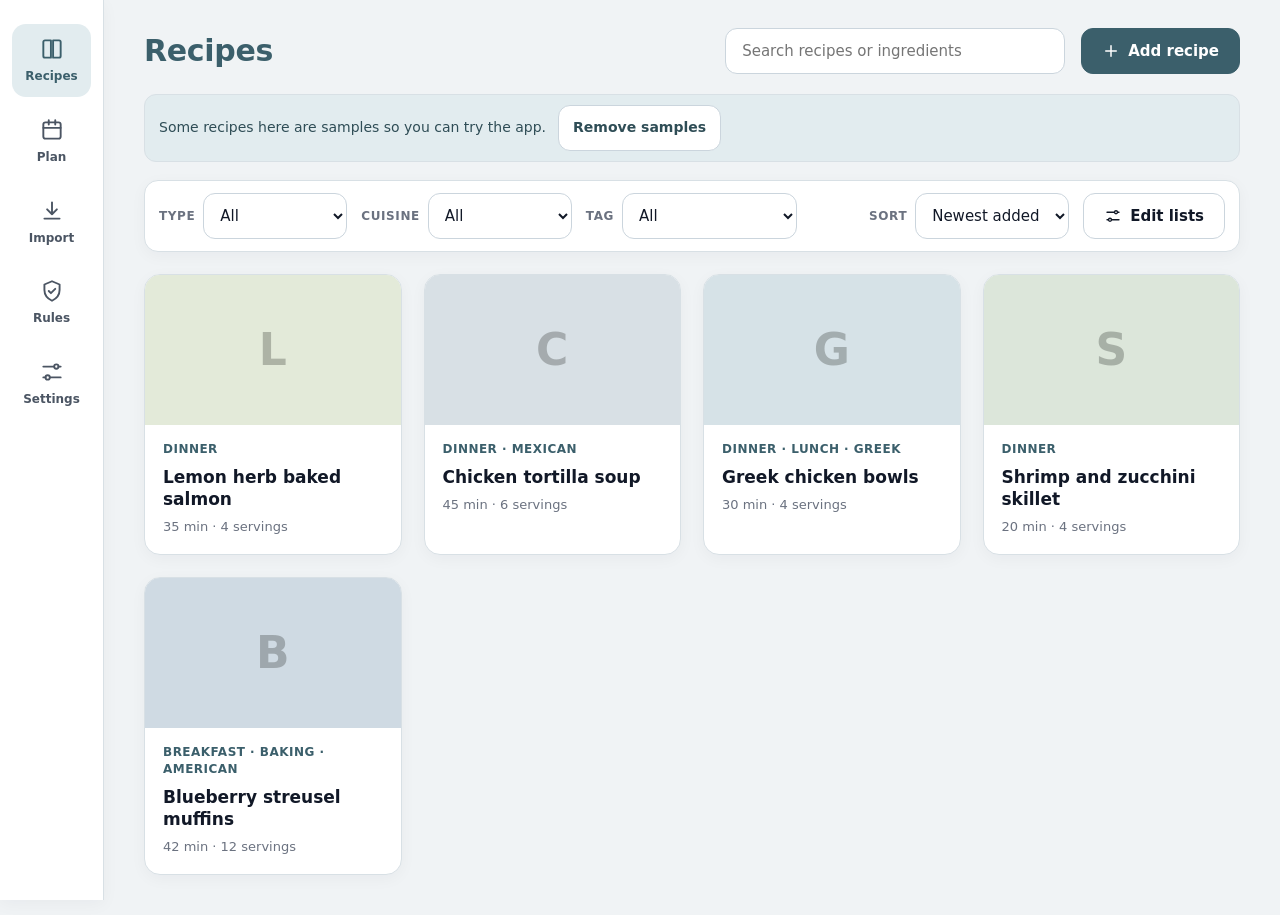
<file: index.html>
<!doctype html>
<html lang="en">
<head>
<meta charset="utf-8">
<meta name="viewport" content="width=device-width, initial-scale=1, viewport-fit=cover">
<meta name="referrer" content="no-referrer">
<title>Recipes</title>
<link rel="stylesheet" href="styles.css?v=33">
</head>
<body>
<div id="app"></div>
<script src="vendor/supabase.js"></script>
<script src="app.js?v=33"></script>
</body>
</html>
</file>
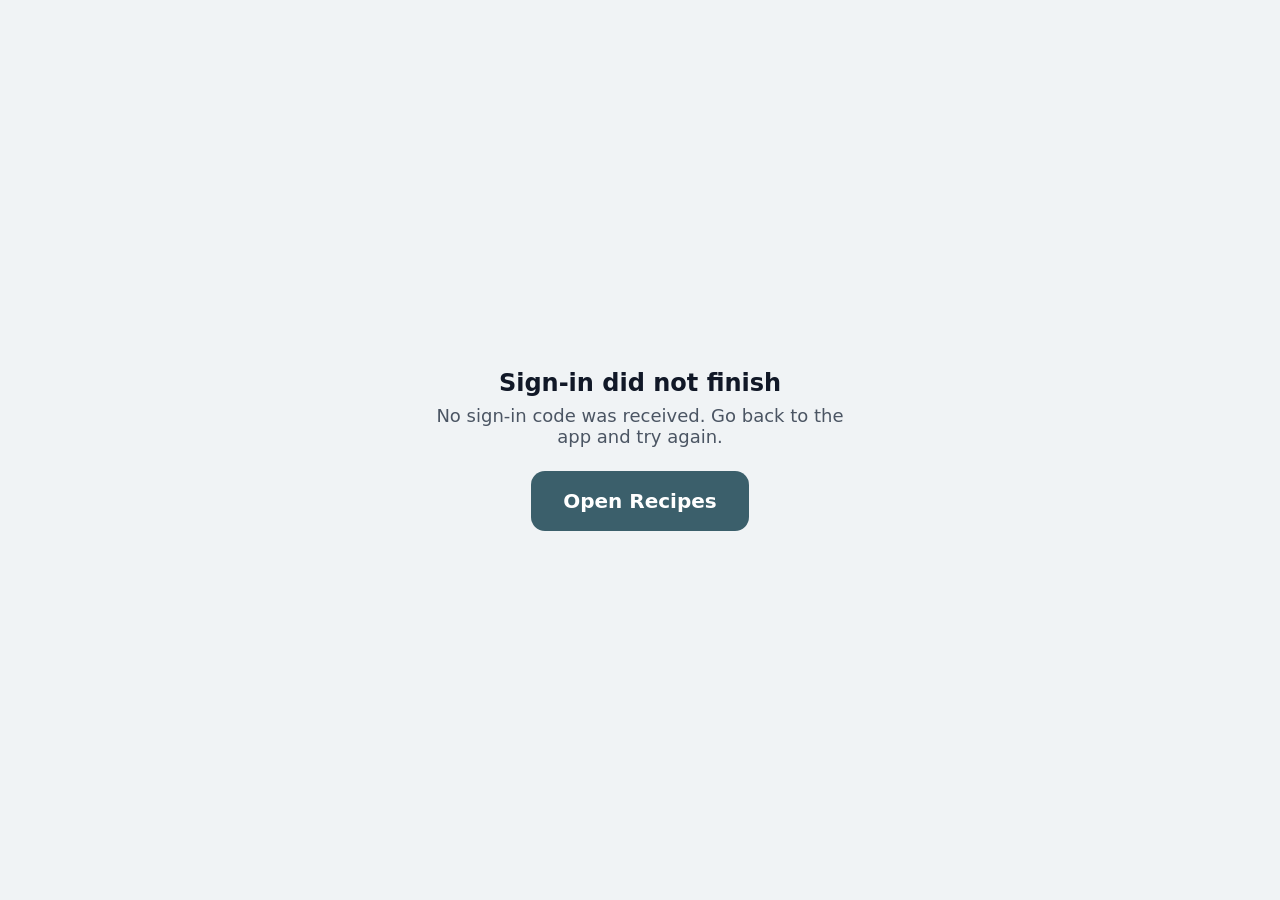
<file: auth-return.html>
<!doctype html>
<html lang="en"><head><meta charset="utf-8">
<meta name="viewport" content="width=device-width,initial-scale=1">
<title>Return to Recipes</title>
<style>
body{font:18px system-ui,sans-serif;margin:0;min-height:100vh;display:flex;align-items:center;justify-content:center;background:#F0F3F5;color:#111827}
.box{text-align:center;padding:24px;max-width:420px}
h1{font-size:24px;margin:0 0 8px}
p{color:#4B5563;margin:0 0 24px}
a.btn{display:inline-block;padding:18px 32px;border-radius:14px;background:#3B5F6B;color:#fff;font-weight:700;text-decoration:none;font-size:20px}
</style></head><body>
<div class="box">
<h1 id="h">Signed in</h1>
<p id="p">Tap the button to go back to the Recipes app on your tablet.</p>
<a class="btn" id="go" href="familyhub://spotify">Open Recipes</a>
</div>
<script>
(function () {
  var q = location.search || '';
  var p = new URLSearchParams(q);
  var out = new URLSearchParams();
  ['code', 'error', 'error_description'].forEach(function (k) { if (p.get(k)) { out.set(k, p.get(k)); } });
  if (p.get('error') || !p.get('code')) {
    document.getElementById('h').textContent = 'Sign-in did not finish';
    document.getElementById('p').textContent = p.get('error_description') || 'No sign-in code was received. Go back to the app and try again.';
  }
  document.getElementById('go').href = 'familyhub://spotify' + (out.toString() ? '?' + out.toString() : '');
})();
</script>
</body></html>
</file>
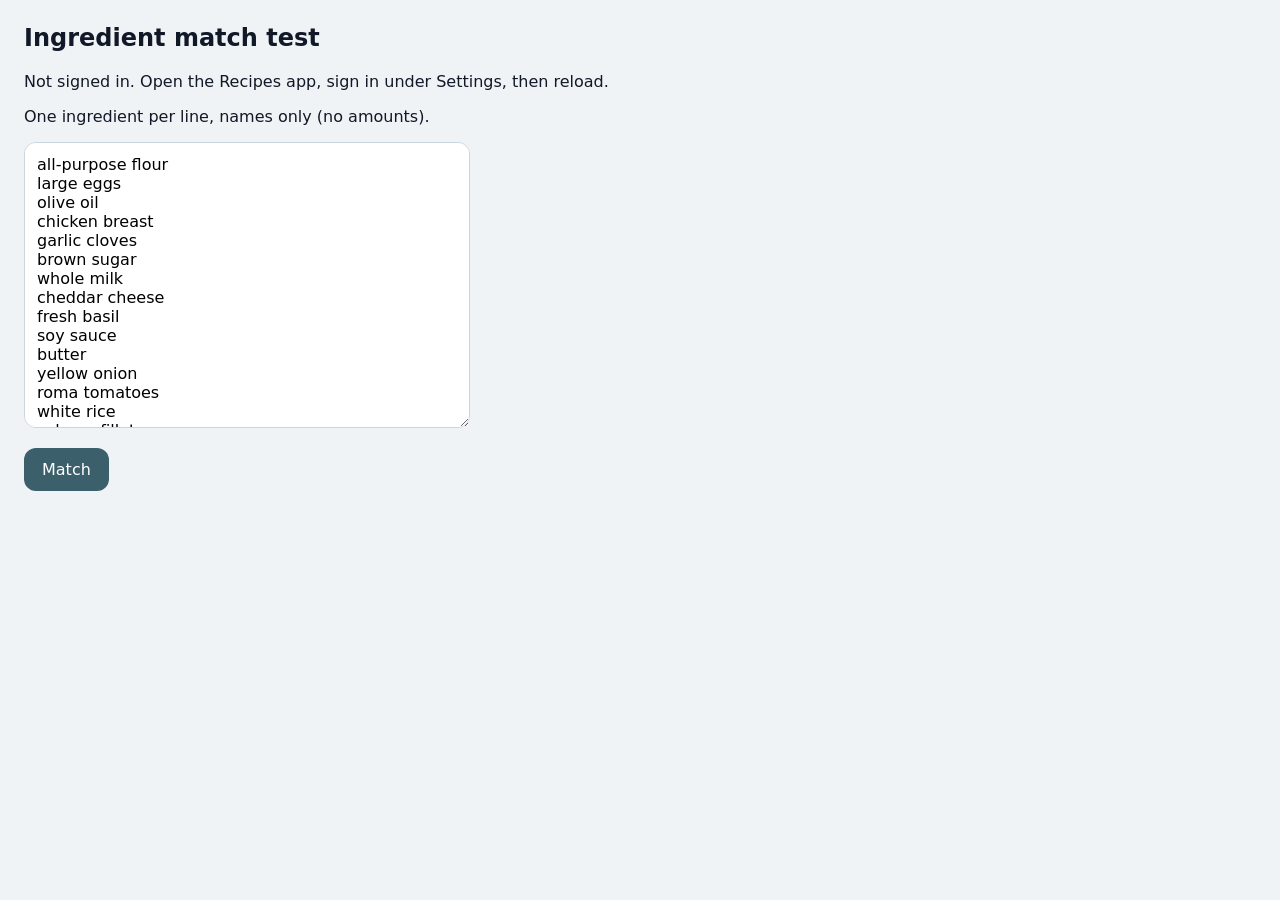
<file: match-test.html>
<!doctype html>
<html lang="en"><head><meta charset="utf-8">
<meta name="viewport" content="width=device-width,initial-scale=1">
<title>Ingredient match test</title>
<style>
body{font:16px system-ui,sans-serif;margin:24px;max-width:980px;color:#111827;background:#F0F3F5}
textarea{font:inherit;width:min(420px,100%);height:260px;padding:12px;border-radius:12px;border:1px solid #CBD5DD}
button{font:inherit;padding:12px 18px;border-radius:12px;border:0;background:#3B5F6B;color:#fff}
table{border-collapse:collapse;width:100%;background:#fff;margin-top:12px}
td,th{border:1px solid #D8E0E5;padding:6px 8px;text-align:left;font-size:14px;vertical-align:top}
.flag{background:#FFF4D6}
small{color:#4B5563}
</style></head><body>
<h2>Ingredient match test</h2>
<p id="who">Checking sign-in...</p>
<p>One ingredient per line, names only (no amounts).</p>
<textarea id="t">all-purpose flour
large eggs
olive oil
chicken breast
garlic cloves
brown sugar
whole milk
cheddar cheese
fresh basil
soy sauce
butter
yellow onion
roma tomatoes
white rice
salmon fillet
greek yogurt
honey
black pepper</textarea>
<p><button id="go">Match</button></p>
<div id="out"></div>
<script src="vendor/supabase.js"></script>
<script>
(function () {
  var sb = window.supabase.createClient('https://bkvikqntpisfnkdlules.supabase.co', 'sb_publishable_d4KL76DV7rAfWQmUgIWzOA_G1THfOAl');
  var out = document.getElementById('out');
  function esc(s) { return String(s == null ? '' : s).replace(/&/g, '&amp;').replace(/</g, '&lt;'); }
  sb.auth.getSession().then(function (r) {
    document.getElementById('who').textContent = r.data.session ? 'Signed in as ' + r.data.session.user.email : 'Not signed in. Open the Recipes app, sign in under Settings, then reload.';
  });
  document.getElementById('go').onclick = function () {
    var names = document.getElementById('t').value.split('\n').map(function (x) { return x.trim(); }).filter(Boolean);
    out.innerHTML = '<p>Matching ' + names.length + ' ingredients...</p>';
    var t0 = Date.now();
    sb.functions.invoke('smooth-responder', { body: { names: names } }).then(function (r) {
      if (r.error) { out.innerHTML = '<pre>Error: ' + esc(r.error.message || r.error) + '</pre>'; return; }
      var rows = r.data.results.map(function (m) {
        var c = m.chosen;
        if (!c) { return '<tr class="flag"><td>' + esc(m.name) + '</td><td colspan="4">No match found</td></tr>'; }
        var p = c.per100g;
        var kcal = p.kcal == null ? '' : p.kcal + (p.kcalCalculated ? ' (calculated)' : '');
        var por = c.portions.length ? c.portions.map(function (x) { return esc(x.amount + ' x ' + x.label + ' = ' + x.grams + ' g'); }).join('<br>') : '<small>none listed</small>';
        var alts = m.alts.map(function (a) { return esc(a.name) + ' <small>(' + esc(a.type) + ')</small>'; }).join('<br>');
        return '<tr' + (m.flagged ? ' class="flag"' : '') + '><td>' + esc(m.name) + (m.flagged ? '<br><small>CHECK THIS MATCH</small>' : '') + '</td><td>' + esc(c.name) + '<br><small>' + esc(c.type) + '</small></td><td>kcal ' + esc(kcal) + '<br>sugars ' + esc(p.sugars == null ? '' : p.sugars) + '<br>carbs ' + esc(p.carbs == null ? '' : p.carbs) + '</td><td>' + por + '</td><td><small>' + alts + '</small></td></tr>';
      }).join('');
      out.innerHTML = '<p>Done in ' + ((Date.now() - t0) / 1000).toFixed(1) + ' s. Values per 100 g. Yellow rows are matches the app would ask you to check.</p><table><tr><th>You typed</th><th>USDA food</th><th>Per 100 g</th><th>Household measures</th><th>Other choices</th></tr>' + rows + '</table>';
    });
  };
})();
</script></body></html>
</file>
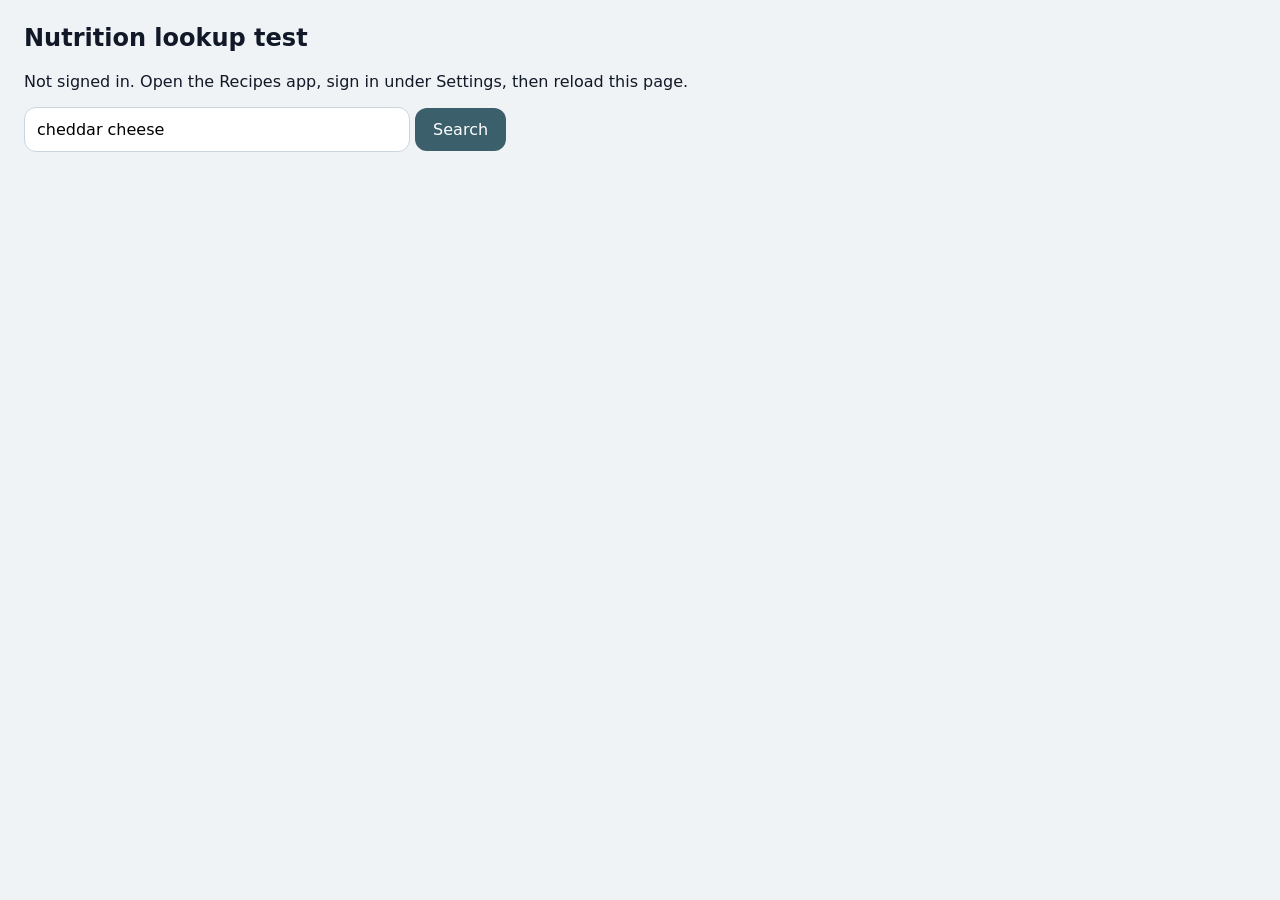
<file: nutrition-test.html>
<!doctype html>
<html lang="en"><head><meta charset="utf-8">
<meta name="viewport" content="width=device-width,initial-scale=1">
<title>Nutrition lookup test</title>
<style>
body{font:16px system-ui,sans-serif;margin:24px;max-width:760px;color:#111827;background:#F0F3F5}
input{font:inherit;padding:12px;border-radius:12px;border:1px solid #CBD5DD;width:min(360px,70%)}
button{font:inherit;padding:12px 18px;border-radius:12px;border:0;background:#3B5F6B;color:#fff}
table{border-collapse:collapse;width:100%;background:#fff;margin-top:12px}
td,th{border:1px solid #D8E0E5;padding:6px 8px;text-align:left;font-size:14px}
pre{background:#fff;border:1px solid #D8E0E5;border-radius:12px;padding:12px;white-space:pre-wrap}
</style></head><body>
<h2>Nutrition lookup test</h2>
<p id="who">Checking sign-in...</p>
<p><input id="q" value="cheddar cheese"> <button id="go">Search</button></p>
<div id="out"></div>
<script src="vendor/supabase.js"></script>
<script>
(function () {
  var sb = window.supabase.createClient('https://bkvikqntpisfnkdlules.supabase.co', 'sb_publishable_d4KL76DV7rAfWQmUgIWzOA_G1THfOAl');
  var out = document.getElementById('out');
  sb.auth.getSession().then(function (r) {
    document.getElementById('who').textContent = r.data.session ? 'Signed in as ' + r.data.session.user.email : 'Not signed in. Open the Recipes app, sign in under Settings, then reload this page.';
  });
  function esc(s) { return String(s == null ? '' : s).replace(/&/g, '&amp;').replace(/</g, '&lt;'); }
  document.getElementById('go').onclick = function () {
    out.innerHTML = '<pre>Searching...</pre>';
    sb.functions.invoke('smooth-responder', { body: { q: document.getElementById('q').value } }).then(function (r) {
      if (r.error) {
        var msg = r.error.message || String(r.error);
        if (r.error.context && r.error.context.text) { return r.error.context.text().then(function (t) { out.innerHTML = '<pre>Error: ' + esc(msg) + '\n' + esc(t) + '</pre>'; }); }
        out.innerHTML = '<pre>Error: ' + esc(msg) + '</pre>'; return;
      }
      var rows = (r.data.foods || []).map(function (f) {
        var p = f.per100g;
        return '<tr data-id="' + esc(f.fdcId) + '" style="cursor:pointer"><td>' + esc(f.name) + '<br><small>' + esc(f.type) + '</small></td><td>' + esc(p.kcal) + '</td><td>' + esc(p.sugars) + '</td><td>' + esc(p.carbs) + '</td><td>' + esc(p.protein) + '</td><td>' + esc(p.fat) + '</td><td>' + esc(p.fiber) + '</td><td>' + esc(p.sodium) + '</td></tr>';
      }).join('');
      out.innerHTML = '<p>Values are per 100 g. A blank cell means USDA has no value. Tap a row to see its household measures (cup, tbsp, slice...).</p><table><tr><th>Food</th><th>kcal</th><th>Sugars g</th><th>Carbs g</th><th>Protein g</th><th>Fat g</th><th>Fiber g</th><th>Sodium mg</th></tr>' + (rows || '<tr><td colspan="8">No matches</td></tr>') + '</table>';
    });
  };
  out.addEventListener('click', function (e) {
    var tr = e.target.closest('tr[data-id]'); if (!tr) { return; }
    var box = document.getElementById('por') || out.appendChild(document.createElement('div')); box.id = 'por';
    box.innerHTML = '<pre>Loading measures...</pre>';
    sb.functions.invoke('smooth-responder', { body: { fdcId: tr.getAttribute('data-id') } }).then(function (r) {
      if (r.error) { box.innerHTML = '<pre>Error: ' + esc(r.error.message || r.error) + '</pre>'; return; }
      var d = r.data;
      var rows = (d.portions || []).map(function (p) { return '<tr><td>' + esc(p.amount) + ' x ' + esc(p.label) + '</td><td>' + esc(p.grams) + ' g</td></tr>'; }).join('');
      box.innerHTML = '<h3>' + esc(d.name) + '</h3><table><tr><th>Measure</th><th>Weight</th></tr>' + (rows || '<tr><td colspan="2">USDA lists no household measures for this food</td></tr>') + '</table><p>Raw sample from USDA:</p><pre>' + esc(JSON.stringify(d.sample, null, 1)) + '</pre>';
    });
  });
})();
</script></body></html>
</file>
<file: styles.css>
:root{
  --bg:#F0F3F5; --card:#FFFFFF; --primary:#3B5F6B; --primary-soft:#E2ECEF; --primary-hover:#2F4D56; --accent:#82C46C;
  --ink:#111827; --ink2:#4B5563; --ink3:#6B7280; --line:#D8E0E5; --line2:#CBD5DD;
  --green:#3B5F6B; --green-soft:#E2ECEF; --sage:#EEF3F5; --amber:#B7791F; --amber-soft:#F3EBDD; --amber-ink:#6B4A12;
  --shadow:0 4px 16px rgba(17,24,39,.04);
}
*{box-sizing:border-box}
html,body{margin:0;height:100%}
body{background:var(--bg);color:var(--ink);font-family:system-ui,-apple-system,"Segoe UI",Roboto,sans-serif;font-size:15px;line-height:1.4;-webkit-text-size-adjust:100%}
a{color:inherit;text-decoration:none}
button,input,textarea,select{font:inherit;color:inherit}
button{cursor:pointer}
h1,h2,h3,p{margin:0}
ul,ol{margin:0;padding:0;list-style:none}

.shell{display:flex;min-height:100vh}
.nav{width:104px;flex:none;background:var(--card);border-right:1px solid var(--line);padding:24px 12px;display:flex;flex-direction:column;gap:8px;position:sticky;top:0;height:100vh}
.navitem{display:flex;flex-direction:column;align-items:center;gap:6px;padding:12px 4px;border-radius:14px;color:var(--ink2);font-size:12px;font-weight:600;min-height:44px}
.navitem.on{background:var(--green-soft);color:var(--green)}
.navitem svg{width:26px;height:26px}
.nav .grow{flex:1}
.main{flex:1;min-width:0;padding:28px 40px 40px}

.top{display:flex;align-items:center;gap:16px;flex-wrap:wrap;margin-bottom:20px}
.top h1{font-size:30px;font-weight:700;letter-spacing:-.01em}
.top .sp{flex:1}
.btn{display:inline-flex;align-items:center;justify-content:center;gap:8px;min-height:48px;padding:0 20px;border-radius:12px;border:1px solid var(--line2);background:var(--card);font-weight:600;font-size:15px}
.btn.primary{background:var(--green);border-color:var(--green);color:#fff}
.btn.outline{border-color:var(--green);color:var(--green)}
.btn.big{min-height:56px;font-size:17px;border-radius:14px}
.btn.danger{border-color:#A33;color:#A33}
.btn[disabled]{opacity:.5}
.search{width:340px;max-width:100%;height:48px;border:1px solid var(--line2);border-radius:12px;padding:0 16px;background:#fff}
.chips{display:flex;gap:10px;flex-wrap:wrap;margin-bottom:22px}
.chip{height:44px;padding:0 18px;border-radius:22px;border:1px solid var(--line2);background:#fff;font-size:14px;font-weight:500}
.chip.on{background:var(--green);border-color:var(--green);color:#fff;font-weight:600}
.notice{background:var(--amber-soft);color:var(--amber-ink);border-radius:12px;padding:10px 14px;font-size:14px;display:flex;gap:12px;align-items:center;flex-wrap:wrap;margin-bottom:18px}
.notice .btn{min-height:40px;padding:0 14px;font-size:14px;background:#fff}

.grid{display:grid;grid-template-columns:repeat(auto-fill,minmax(230px,1fr));gap:22px}
.card{display:flex;flex-direction:column;background:var(--card);border:1px solid var(--line);border-radius:18px;overflow:hidden}
.photo{height:150px;display:flex;align-items:center;justify-content:center;font-size:44px;font-weight:700;color:rgba(31,36,33,.28)}
.card .body{padding:14px 16px 16px;display:flex;flex-direction:column;gap:6px}
.card .t{font-size:16px;font-weight:600;line-height:1.3}
.meta{font-size:13px;color:var(--ink3)}
.empty{padding:40px;text-align:center;color:var(--ink3)}

.detail{display:flex;gap:32px;align-items:flex-start;flex-wrap:wrap}
.detail .left{width:380px;max-width:100%;flex:none;display:flex;flex-direction:column;gap:18px}
.detail .right{flex:1;min-width:300px;display:flex;flex-direction:column;gap:22px}
.back{display:inline-flex;align-items:center;gap:6px;min-height:44px;font-weight:600;color:var(--green);font-size:14px}
.back svg{width:18px;height:18px}
.hero{height:230px;border-radius:20px;display:flex;align-items:center;justify-content:center;font-size:72px;font-weight:700;color:rgba(31,36,33,.25)}
.hero-t{font-size:28px;line-height:1.2;font-weight:700;letter-spacing:-.01em}
.actions{display:flex;gap:12px}
.actions .btn{flex:1}
.panel{background:var(--card);border:1px solid var(--line);border-radius:18px;padding:20px 24px;display:flex;flex-direction:column;gap:14px}
.panel h2{font-size:20px;font-weight:700}
.panel .row{display:flex;align-items:center;justify-content:space-between;gap:12px;flex-wrap:wrap}
.stepper{display:flex;align-items:center;gap:10px}
.stepper button{width:44px;height:44px;border-radius:12px;border:1px solid var(--line2);background:#fff;font-size:22px;line-height:1}
.stepper b{min-width:28px;text-align:center;font-size:18px}
.ings{display:grid;grid-template-columns:repeat(2,minmax(0,1fr));gap:4px 28px}
.ings li{display:flex;gap:10px;padding:7px 0;border-bottom:1px solid #EEEAE0}
.ings .q{font-weight:600;min-width:72px}
.steps{display:flex;flex-direction:column;gap:14px;line-height:1.5}
.steps li{display:flex;gap:14px;align-items:flex-start}
.steps .n{flex:none;width:30px;height:30px;border-radius:15px;background:var(--green-soft);color:var(--green);font-size:14px;font-weight:700;display:flex;align-items:center;justify-content:center}
.tags{display:flex;gap:8px;flex-wrap:wrap}
.tag{font-size:12px;font-weight:600;background:var(--sage);color:var(--ink2);border-radius:10px;padding:4px 10px}

.cook{display:flex;flex-direction:column;min-height:100vh}
.cook-h{display:flex;align-items:center;gap:20px;padding:18px 32px;background:#fff;border-bottom:1px solid var(--line);flex-wrap:wrap}
.cook-h .info{flex:1;min-width:200px}
.cook-h .info b{font-size:20px;display:block}
.cook-h .info span{font-size:14px;color:var(--ink2)}
.bars{display:flex;gap:8px}
.bars i{width:48px;height:8px;border-radius:4px;background:var(--line2);display:block}
.bars i.on{background:var(--green)}
.cook-b{flex:1;display:flex;gap:40px;padding:32px 40px 16px;flex-wrap:wrap}
.cook-main{flex:1;min-width:320px;display:flex;flex-direction:column;gap:28px;justify-content:center}
.bigstep{font-size:44px;line-height:1.25;font-weight:700;letter-spacing:-.01em}
.timer{align-self:flex-start;display:flex;align-items:center;gap:20px;background:#fff;border:1px solid var(--line);border-radius:20px;padding:16px 22px;flex-wrap:wrap}
.timer .lbl{font-size:13px;color:var(--ink2);font-weight:500}
.timer .t{font-size:46px;font-weight:700;font-variant-numeric:tabular-nums;line-height:1.1}
.timer .t.done{color:#A33}
.cook-side{width:300px;flex:none;align-self:flex-start;background:#fff;border:1px solid var(--line);border-radius:20px;padding:18px 22px;display:flex;flex-direction:column;gap:12px}
.cook-side h3{font-size:16px;font-weight:700}
.cook-side li{display:flex;gap:10px;padding:6px 0;border-bottom:1px solid #EEEAE0;font-size:16px}
.cook-side .q{font-weight:600;min-width:64px}
.cook-f{display:flex;gap:16px;padding:16px 32px 28px}
.cook-f .btn{height:72px;font-size:20px;border-radius:18px}

.kpis{display:grid;grid-template-columns:repeat(auto-fit,minmax(220px,1fr));gap:16px;margin-bottom:22px}
.kpi{background:#fff;border:1px solid var(--line);border-radius:16px;padding:14px 20px}
.kpi .l{font-size:13px;font-weight:500;color:var(--ink2)}
.kpi .v{font-size:30px;font-weight:700;margin-top:2px}
.kpi .s{font-size:12px;color:var(--ink3)}
.week{display:grid;grid-template-columns:repeat(7,minmax(0,1fr));gap:12px}
.day{display:flex;flex-direction:column;gap:8px;min-width:0}
.day .dl{font-size:13px;font-weight:700;color:var(--ink2);text-align:center}
.day .dl.today{color:var(--green)}
.slot{display:flex;flex-direction:column;background:#fff;border:1px solid var(--line);border-radius:14px;overflow:hidden;min-height:150px}
.slot .photo{height:70px;font-size:28px}
.slot .b{padding:10px 12px;display:flex;flex-direction:column;gap:4px;flex:1}
.slot .t{font-size:14px;font-weight:600;line-height:1.3}
.slot .x{margin:0 8px 8px;min-height:40px;border:0;background:transparent;color:var(--ink3);font-size:13px;font-weight:600;text-decoration:underline}
.addslot{min-height:150px;border:2px dashed #C9C3B4;border-radius:14px;background:transparent;color:var(--ink2);font-size:14px;font-weight:600}
.weeknav{display:flex;align-items:center;gap:10px}
.weeknav .btn{min-height:48px;width:48px;padding:0}
.weeknav b{min-width:130px;text-align:center}

.tabs{display:flex;gap:6px;background:#EDE9DF;border-radius:14px;padding:4px}
.tabs button{height:44px;padding:0 18px;border-radius:10px;border:0;background:transparent;color:var(--ink2);font-weight:600;font-size:14px}
.tabs button.on{background:#fff;color:var(--ink)}
.two{display:flex;gap:24px;align-items:stretch;flex-wrap:wrap}
.two .panel{flex:1;min-width:300px}
textarea.paste{width:100%;min-height:300px;border:1px solid var(--line2);border-radius:12px;padding:14px;background:var(--bg);line-height:1.6;resize:vertical}
textarea.stepsbox{width:100%;min-height:150px;border:1px solid var(--line2);border-radius:12px;padding:12px;line-height:1.5;resize:vertical}
.field{display:flex;flex-direction:column;gap:4px}
.field label,.lab{font-size:12px;font-weight:600;color:var(--ink2)}
.inp{height:46px;border:1px solid var(--line2);border-radius:10px;padding:0 12px;background:#fff;width:100%}
.inp.warn{border-color:var(--amber);background:#FBF4E6}
.irow{display:flex;gap:10px}
.irow .inp:first-child{width:130px;flex:none}
.flex2{display:flex;gap:12px}
.flex2 .field{flex:1}
.flex2 .field.s{flex:none;width:110px}
.warnnote{font-size:13px;color:var(--amber-ink);background:var(--amber-soft);border-radius:10px;padding:8px 12px}
.note{font-size:13px;color:var(--ink3)}

.modal{position:fixed;inset:0;background:rgba(31,36,33,.45);display:flex;align-items:center;justify-content:center;padding:20px;z-index:10}
.sheet{background:#fff;border-radius:20px;padding:22px;max-width:520px;width:100%;max-height:85vh;overflow:auto;display:flex;flex-direction:column;gap:10px}
.sheet h2{font-size:20px}
.sheet .opt{display:flex;justify-content:space-between;align-items:center;min-height:52px;padding:0 16px;border:1px solid var(--line);border-radius:12px;background:#fff;font-weight:600;text-align:left}
.sheet .opt span{font-weight:400;color:var(--ink3);font-size:13px}

.filters{display:flex;flex-direction:column;gap:10px;margin-bottom:22px}
.chiprow{display:flex;gap:10px;flex-wrap:wrap;align-items:center}
.chiprow .rl{min-width:64px;font-size:12px;font-weight:700;color:var(--ink3);text-transform:uppercase;letter-spacing:.05em}
.chipwrap{display:flex;gap:8px;flex-wrap:wrap}
.chipwrap .chip{height:40px;padding:0 14px}
.card .kind{font-size:12px;font-weight:600;color:var(--green);text-transform:uppercase;letter-spacing:.04em}
.tag.cat{background:var(--green-soft);color:var(--green)}
.tag.cui{background:#E6ECF1;color:#2F4A5E}
.ings .ghead{display:block;grid-column:1/-1;border-bottom:0;padding:16px 0 2px;font-size:12px;font-weight:700;color:var(--green);text-transform:uppercase;letter-spacing:.06em}
.ings .ghead:first-child{padding-top:2px}
.steps .shead{display:block;padding-top:6px;font-size:13px;font-weight:700;color:var(--green);text-transform:uppercase;letter-spacing:.06em}
.steps .shead:first-child{padding-top:0}
.cook-side{max-height:calc(100vh - 230px);overflow:auto}
.cook-side .ghead{display:block;border-bottom:0;padding:10px 0 0;font-size:12px;font-weight:700;color:var(--green);text-transform:uppercase;letter-spacing:.06em}
.grp{font-size:14px;font-weight:700;color:var(--green);text-transform:uppercase;letter-spacing:.08em}
.picks{display:flex;gap:8px;flex-wrap:wrap}
.bigstep.sz1{font-size:44px}
.bigstep.sz2{font-size:36px}
.bigstep.sz3{font-size:30px}
.bigstep.sz4{font-size:25px;line-height:1.4;font-weight:600}
.orig{white-space:pre-line;background:var(--bg);border-radius:12px;padding:14px;line-height:1.6;font-size:14px;max-height:520px;overflow:auto}
.rowx{flex:none;width:46px;height:46px;border:1px solid var(--line2);border-radius:10px;background:#fff;font-size:22px;line-height:1;color:var(--ink2)}
.inp.head{font-weight:700;width:100%}
.irow .inp.head:first-child{width:100%}
.top .back{margin-right:4px}

@media (max-width:860px){
  .shell{flex-direction:column-reverse}
  .nav{z-index:8;width:100%;height:auto;position:sticky;bottom:0;top:auto;flex-direction:row;justify-content:space-around;padding:6px 8px;border-right:0;border-top:1px solid var(--line)}
  .nav .grow{display:none}
  .navitem{flex:1;padding:6px 2px}
  .navitem svg{width:22px;height:22px}
  .main{padding:18px 16px 28px}
  .week{grid-template-columns:1fr}
  .slot{flex-direction:row;min-height:0}
  .slot .photo{width:80px;height:auto;flex:none}
  .addslot{min-height:56px}
  .day{flex-direction:row;align-items:stretch;gap:10px}
  .day .dl{width:44px;text-align:left;padding-top:12px;flex:none}
  .day>*:last-child{flex:1}
  .ings{grid-template-columns:1fr}
  .bigstep.sz1{font-size:30px}
  .bigstep.sz2{font-size:26px}
  .bigstep.sz3{font-size:23px}
  .bigstep.sz4{font-size:20px}
  .cook-side{max-height:none}
  .cook-b{padding:20px 18px}
  .cook-side{width:100%}
}
.inp.head,.irow .inp.head:first-child{width:auto;flex:1;min-width:0}
.stepsbox{min-height:260px}

.filters{flex-direction:row;flex-wrap:wrap;align-items:center;gap:12px;margin-bottom:18px}
.filters .sp{flex:1}
.fsel{display:flex;align-items:center;gap:8px;font-size:12px;font-weight:700;color:var(--ink3);text-transform:uppercase;letter-spacing:.05em}
.fsel select{height:44px;min-width:150px;max-width:210px;padding:0 12px;border:1px solid var(--line2);border-radius:12px;background:#fff;font:inherit;font-size:15px;font-weight:500;text-transform:none;letter-spacing:0;color:var(--ink)}
.cfgwrap{display:grid;grid-template-columns:repeat(auto-fit,minmax(340px,1fr));gap:20px;align-items:start}
.crow{display:flex;gap:8px;align-items:center;margin-top:10px}
.crow .inp{flex:1;min-width:0}
.crow .cnt{flex:none;font-size:12px;color:var(--ink3);width:70px}
.racts{display:flex;gap:6px;flex:none}
.racts .rowx{width:38px}
.racts .rowx.wide{width:56px;font-size:13px;font-weight:600}
.rowx:disabled{opacity:.35}
.crow .rowx{width:40px}
.cfgwrap{grid-template-columns:minmax(0,640px)}
.crow .inp{flex:1 1 0;min-width:120px}
.crow .btn{flex:none;white-space:nowrap}
.crow .rowx,.racts .rowx{font-size:11px;padding:0}
.racts .rowx{width:34px}
.racts .rowx.wide{width:50px;font-size:12px}
.irow:not(.hrow) .inp:first-child{flex:0 0 96px;min-width:0}
.irow:not(.hrow) .inp:nth-child(2){flex:1 1 0;min-width:0}
.filters .btn{white-space:nowrap}

.rowlab{display:flex;align-items:center;justify-content:space-between;margin-top:14px}
.rowlab .lab{margin:0}
.rrow{display:flex;align-items:center;gap:10px;padding:6px 12px 6px 6px;border:1px solid var(--line2);border-radius:12px;background:#fff;margin-top:8px;user-select:none;-webkit-user-select:none;position:relative}
.rrow.hrow{background:var(--green-soft);font-weight:700;color:var(--green)}
.grip{flex:none;width:44px;height:44px;border:0;background:transparent;font-size:22px;color:var(--ink3);touch-action:none;cursor:grab}
.rtext{flex:1;overflow:hidden;text-overflow:ellipsis;white-space:nowrap}
.rrow.dragging{z-index:5;box-shadow:0 8px 24px rgba(0,0,0,.18);cursor:grabbing}
.rrow.dropmark-up{box-shadow:0 -3px 0 var(--green)}
.rrow.dropmark-down{box-shadow:0 3px 0 var(--green)}
.irow{-webkit-touch-callout:none}
.racts .rowx{width:42px;display:flex;align-items:center;justify-content:center}

/* ===== Slate & Fresh Herb theme: overrides and layout ===== */
.nav{box-shadow:var(--shadow)}
.navitem.on{background:var(--primary-soft);color:var(--primary)}
.top{flex-wrap:nowrap;gap:16px}
.top h1{white-space:nowrap;color:var(--primary)}
.top .search{flex:0 1 340px;min-width:0;width:auto}
.top .btn{flex:none;white-space:nowrap}
.btn,.search,.inp,.fsel select{height:46px;min-height:46px;border-radius:12px;border-color:var(--line2)}
.btn.big{min-height:56px}
.btn.primary{background:var(--primary);border-color:var(--primary)}
.btn.primary:hover{background:var(--primary-hover);border-color:var(--primary-hover)}
.btn:not(.primary):hover{background:var(--primary-soft)}
.btn.outline{border-color:var(--primary);color:var(--primary)}
.search:focus,.inp:focus,.fsel select:focus{outline:2px solid var(--primary);outline-offset:0;border-color:var(--primary)}
.filters{flex-wrap:nowrap;gap:14px;padding:12px 14px;background:var(--card);border:1px solid var(--line);border-radius:14px;box-shadow:var(--shadow);margin-bottom:22px}
.fsel{flex:none}
.fsel select{min-width:140px;max-width:200px}
.card{border-radius:16px;border:1px solid var(--line);box-shadow:var(--shadow);transition:transform .15s ease,box-shadow .15s ease}
.card:hover{transform:translateY(-2px);box-shadow:0 10px 24px rgba(17,24,39,.08)}
.card .body{padding:16px 18px 18px;gap:8px}
.card .kind{color:var(--primary)}
.card .t{font-size:17px}
.panel{border:1px solid var(--line);box-shadow:var(--shadow)}
.notice{background:var(--primary-soft);color:var(--primary-hover);border:1px solid var(--line)}
.tag.cat{background:var(--primary-soft);color:var(--primary)}
.tag.cui{background:#E8F3E3;color:#3F6B2F}
.bars i.on{background:var(--accent)}
.chip.on{background:var(--primary);border-color:var(--primary);color:#fff}
.ings .ghead,.steps .shead,.cook-side .ghead,.grp{color:var(--primary)}
@media (max-width:860px){.top{flex-wrap:wrap}.filters{flex-wrap:wrap}}
.btn svg{flex:none;width:18px;height:18px}
.back,.empty{color:var(--ink2)}
.week .dl.today{color:var(--primary)}
.addslot{border-color:var(--line2);color:var(--ink2);background:transparent}
.addslot:hover{background:var(--primary-soft);border-color:var(--primary)}
.slot{border-color:var(--line);box-shadow:var(--shadow)}

/* ---------- nutrition ---------- */
.panel h2 svg{vertical-align:-3px;margin-right:6px;color:var(--primary)}
.ngrid{display:grid;grid-template-columns:repeat(auto-fit,minmax(96px,1fr));gap:10px}
.ncell{background:var(--primary-soft);border-radius:12px;padding:10px 12px;display:flex;flex-direction:column;gap:2px}
.ncell b{font-size:22px;font-weight:700;color:var(--ink)}
.ncell span{font-size:12px;color:var(--ink2)}
.note.warn{color:#8A5A00}
.nchip{display:inline-flex;align-items:center;gap:4px;margin-top:6px;font-size:12px;font-weight:600;color:var(--primary);background:var(--primary-soft);border-radius:999px;padding:3px 10px}
.nchip svg{width:14px;height:14px}
.nrow{display:flex;align-items:flex-start;justify-content:space-between;gap:12px;padding:10px 12px;border:1px solid var(--line);border-radius:12px;background:var(--card)}
.nrow.flag{background:#FFF7DC;border-color:#E8D48A}
.nl{display:flex;flex-direction:column;gap:3px;min-width:0}
.nl b{font-weight:600;word-break:break-word}
.nl .nm{font-size:14px;color:var(--ink2)}
.nl .how{font-size:12px;color:var(--ink3)}
.nb{font-size:12px;font-weight:600;border-radius:999px;padding:2px 10px;align-self:flex-start}
.nb-exact{background:#E2ECEF;color:#2F4D56}
.nb-usda{background:#E3EAD9;color:#3F5A2E}
.nb-estimate{background:#FFEFC2;color:#7A5200}
.nb-none{background:#F0DADA;color:#8A2B2B}
.nr{display:flex;gap:8px;flex:none;flex-wrap:wrap;justify-content:flex-end}
.nr .btn{min-height:40px;padding:0 14px;font-size:14px}
.npick{display:flex;flex-direction:column;gap:8px;padding:8px 12px 12px;margin:-4px 0 4px;border:1px dashed var(--line2);border-radius:12px}
.npick .btn{justify-content:flex-start;text-align:left;min-height:44px;height:auto;padding:8px 14px;font-size:14px}
.btn[disabled]{opacity:.55}
@media (max-width:640px){.nrow{flex-direction:column}.nr{justify-content:flex-start}}

/* nutrition: compact side card */
.panel.nutri{padding:14px 16px;margin-top:4px}
.panel.nutri h2{font-size:16px}
.panel.nutri h2 small{font-size:12px;font-weight:500;color:var(--ink3);margin-left:4px}
.panel.nutri .ngrid{grid-template-columns:repeat(3,1fr);gap:6px;margin-top:8px}
.panel.nutri .ncell{padding:6px 8px;border-radius:8px}
.panel.nutri .ncell b{font-size:15px}
.panel.nutri .ncell span{font-size:11px;line-height:1.2}
.panel.nutri .ncell:first-child{grid-column:1/-1;flex-direction:row;justify-content:space-between;align-items:baseline}
.panel.nutri .ncell:first-child b{font-size:18px;order:2}
.panel.nutri .note{font-size:12px;margin:8px 0 0}
.panel.nutri .row{gap:6px;flex-wrap:wrap}
.panel.nutri .row:last-child{margin-top:10px}
.panel.nutri .btn{min-height:36px;padding:0 12px;font-size:13px}
.nsearch{display:flex;gap:8px}
.nsearch input{flex:1;min-width:0;min-height:44px;border:1px solid var(--line2);border-radius:12px;padding:0 12px;font:inherit;font-size:15px;background:var(--card)}
.nsearch .btn{min-height:44px}

/* health rules */
.limlbl{flex:1;display:flex;flex-direction:column;font-weight:600}
.limlbl small{font-weight:400;font-size:12px;color:var(--ink3)}
.inp.lim{max-width:140px}
ul.flags{margin:8px 0 0;padding-left:18px;display:flex;flex-direction:column;gap:6px;font-size:14px}
.nchip.warnchip{color:#7A5200;background:#FFEFC2;margin-left:6px}

/* recipe photos */
.photo,.hero{position:relative;overflow:hidden}
.pimg{position:absolute;inset:0;width:100%;height:100%;object-fit:cover;display:block}

.photobar{display:flex;flex-wrap:wrap;gap:8px}
.photobar .btn{min-height:40px;padding:0 14px;font-size:14px}

.pfind{margin-top:10px;padding:12px}
.pfind .row{display:flex;gap:8px;flex-wrap:wrap}
.pfind .inp{flex:1;min-width:140px;min-height:40px}
.pgrid{display:grid;grid-template-columns:repeat(3,1fr);gap:8px;margin:10px 0}
.pthumb{padding:0;border:2px solid transparent;border-radius:8px;overflow:hidden;background:none;cursor:pointer;aspect-ratio:4/3}
.pthumb:hover,.pthumb:focus{border-color:var(--accent,#5b7c99)}
.pthumb img{width:100%;height:100%;object-fit:cover;display:block}
.blist{margin:0;padding-left:18px;font-size:14px;line-height:1.5}
.blist li{margin:4px 0}

.pthumb.on{border-color:var(--accent,#5b7c99);box-shadow:0 0 0 2px var(--accent,#5b7c99)}
.slist{display:flex;flex-direction:column;gap:8px;margin:10px 0}
.sitem{display:flex;gap:10px;align-items:center;border:1px solid #E3DED2;border-radius:10px;padding:6px;background:#fff}
.sitem img{width:64px;height:96px;object-fit:cover;border-radius:6px;flex:none}
.sbtns{display:flex;gap:6px;align-items:center}
.sbtns .sn{font-weight:700;min-width:20px}
.sbtns .rowx:disabled{opacity:.35}

.top.stick{position:sticky;top:0;z-index:20;background:var(--bg);padding:10px 0;margin-top:-10px}
.pickwrap{display:flex;flex-direction:column;gap:8px}
.pickrow{display:flex;gap:8px;flex-wrap:wrap}
.pkbtn{height:40px;padding:0 14px;border-radius:20px;border:1px solid var(--line2);background:#fff;font-size:14px;font-weight:500;color:var(--ink2)}
.pkbtn.set{background:var(--primary-soft);border-color:var(--primary);color:var(--primary);font-weight:600}
.pkbtn.open{box-shadow:0 0 0 2px var(--primary-soft)}
.pkpanel{background:#fff;border:1px solid var(--line2);border-radius:14px;padding:10px;box-shadow:var(--shadow)}
.pklab{font-size:12px;font-weight:700;color:var(--ink3);text-transform:uppercase;letter-spacing:.05em;padding:2px 4px 8px}
.pkgrid{display:grid;grid-template-columns:repeat(auto-fill,minmax(130px,1fr));gap:4px}
.pkopt{display:flex;align-items:center;gap:8px;min-height:40px;padding:0 10px;border:0;border-radius:10px;background:transparent;text-align:left;font-size:14px}
.pkopt:hover{background:var(--sage)}
.pkopt.on{font-weight:600;color:var(--primary)}
.pkbox{width:18px;height:18px;border:1.5px solid var(--line2);border-radius:5px;display:inline-flex;align-items:center;justify-content:center;font-size:12px;flex:none;color:#fff}
.pkopt.on .pkbox{background:var(--primary);border-color:var(--primary)}
.pkopt[role="radio"] .pkbox{border-radius:50%}
.pkadd{display:flex;gap:8px;margin-top:8px}
.pkadd .inp{flex:1;min-height:40px}
.pkdone{display:flex;justify-content:flex-end;margin-top:8px}

/* ===== Phone Library (Look C) ===== */
.phone-only{display:none}
.fhead,.fback{display:none}
@media (max-width:860px){
  .phone-only{display:flex}
  .libtop{background:#2F5560;margin:-18px -16px 12px;padding:14px 16px;gap:10px;flex-wrap:wrap}
  .libtop h1{color:#fff;font-size:26px}
  .libtop .search{order:3;flex:1 1 100%;width:100%;height:48px;background:#fff;border-color:transparent}
  .libtop .btn.primary{height:44px;min-height:44px;padding:0 14px;background:#82C46C;border-color:#82C46C;color:#14301A;font-weight:700}
  .libtop .btn.primary:hover{background:#82C46C;border-color:#82C46C}
  .libbar{align-items:center;gap:10px;margin-bottom:12px}
  .libbar .sp{flex:1}
  .fbtn{height:44px;min-height:44px;padding:0 14px}
  .fcount{background:var(--primary);color:#fff;border-radius:10px;min-width:20px;height:20px;padding:0 6px;font-size:12px;display:inline-flex;align-items:center;justify-content:center}
  .vtog{display:flex;gap:2px;padding:3px;border-radius:14px;background:#DCE5E8}
  .vb{width:48px;height:40px;border:0;border-radius:11px;background:transparent;color:var(--ink2);display:flex;align-items:center;justify-content:center}
  .vb.on{background:#fff;color:#2F5560}
  .filters{display:none}
  .fback.open{display:block;position:fixed;inset:0;background:rgba(0,0,0,.5);z-index:29}
  .filters.open{display:flex;flex-direction:column;align-items:stretch;flex-wrap:nowrap;position:fixed;left:0;right:0;bottom:0;z-index:30;max-height:80vh;overflow:auto;margin:0;padding:16px;gap:14px;background:var(--card);border:0;border-radius:20px 20px 0 0;box-shadow:0 -8px 32px rgba(0,0,0,.25)}
  .filters.open .fhead{display:flex;align-items:center;justify-content:space-between;font-size:18px}
  .filters.open .sp{display:none}
  .filters.open .fsel{flex-direction:column;align-items:stretch;gap:6px}
  .filters.open .fsel select{width:100%;min-width:0;max-width:none;height:48px}
  .filters.open .btn{height:48px}
  .notice{margin-bottom:12px}
  .card:hover{transform:none;box-shadow:var(--shadow)}
  .grid.v-list{grid-template-columns:1fr;gap:10px}
  .v-list .card{flex-direction:row;min-height:88px}
  .v-list .photo{width:88px;height:auto;flex:none;font-size:30px}
  .v-list .card .body{padding:10px 12px;gap:3px;min-width:0;justify-content:center}
  .grid.v-grid{grid-template-columns:1fr 1fr;gap:10px}
  .v-grid .photo{height:96px;font-size:32px}
  .v-grid .card .body{padding:10px 12px 12px;gap:3px}
  .v-list .card .t,.v-grid .card .t{font-size:15px;line-height:1.25;display:-webkit-box;-webkit-line-clamp:2;-webkit-box-orient:vertical;overflow:hidden}
}

/* ===== Phone Library: slim notice + chip filters ===== */
.chipsets{display:none}
@media (max-width:860px){
  .notice{flex-wrap:nowrap;padding:8px 8px 8px 12px;gap:10px;font-size:13px;line-height:1.3}
  .notice .btn{flex:none;white-space:nowrap;height:40px;min-height:40px;padding:0 12px;font-size:13px}
  .filters.open .chipsets{display:flex;flex-direction:column;gap:16px}
  .filters.open .fsel{display:none}
  .fgroup{display:flex;flex-direction:column;gap:8px}
  .flabel{font-size:12px;font-weight:700;color:var(--ink2);text-transform:uppercase;letter-spacing:.05em}
  .fchips{display:flex;flex-wrap:wrap;gap:8px}
  .fchips .chip{height:44px;padding:0 16px;border-color:#7A8F99;color:var(--ink)}
  .fchips .chip.on{background:#E3F1DD;border-color:#4E7D3A;color:#2D5A1E;font-weight:700}
}

/* ===== Phone Recipe page + Cooking mode (Look C, CSS only) ===== */
@media (max-width:860px){
  .detail{gap:16px}
  .detail .left{width:100%;gap:14px}
  .detail .right{min-width:0;width:100%;gap:16px}
  .detail .back{align-self:stretch;background:#2F5560;color:#fff;margin:-18px -16px 0;padding:0 16px;min-height:56px;font-size:16px;font-weight:700}
  .detail .back svg{width:22px;height:22px}
  .detail .hero{margin:-14px -16px 0;border-radius:0;height:200px}
  .detail .hero-t{font-size:22px;line-height:1.25}
  .detail .actions{gap:10px}
  .detail .actions .btn.big{min-height:56px;font-size:16px}
  .detail .actions .btn.primary{background:#82C46C;border-color:#82C46C;color:#14301A;font-weight:700}
  .detail .actions .btn.outline{border-color:#7A8F99;color:var(--ink)}
  .detail .panel{padding:8px 16px 12px;border-radius:16px}
  .detail .panel h2{font-size:18px}
  .detail .stepper button{width:48px;height:48px}
  .ings li{padding:12px 0;font-size:15px;border-bottom:1px solid var(--line)}
  .ings .q{min-width:104px;flex:none;font-weight:700}
  .steps{gap:16px;font-size:16px;line-height:1.5}
  .steps .n{width:32px;height:32px;border-radius:16px}

  .cook-h{background:#2F5560;border-bottom:0;padding:10px 12px 14px;gap:8px 10px}
  .cook-h .btn{background:#3F6A76;border-color:transparent;color:#fff;min-height:48px;font-weight:700}
  .cook-h .btn{order:1}
  .cook-h .stepper{order:2;margin-left:auto}
  .cook-h .info{order:3;flex:1 1 100%;min-width:0}
  .bars{order:4}
  .cook-h .info b{color:#fff;font-size:17px;line-height:1.25;display:-webkit-box;-webkit-line-clamp:2;-webkit-box-orient:vertical;overflow:hidden}
  .cook-h .info span{color:#BCD3DA}
  .cook-h .meta{color:#BCD3DA}
  .cook-h .stepper button{width:48px;height:48px;background:#3F6A76;border-color:transparent;color:#fff}
  .cook-h .stepper b{color:#fff}
  .bars{width:100%;gap:5px}
  .bars i{flex:1;width:auto;height:12px;border-radius:6px;background:#4F7A88}
  .cook-b{padding:16px;gap:16px}
  .cook-main{min-width:0;gap:16px;justify-content:flex-start}
  .bigstep{background:#fff;border-radius:20px;padding:20px}
  .timer{align-self:stretch;gap:10px;padding:14px 16px}
  .timer .t{font-size:40px}
  .timer .btn.big{min-height:52px;font-size:16px}
  .cook-side{padding:14px 16px}
  .cook-f{position:sticky;bottom:0;background:#fff;border-top:1px solid var(--line);padding:10px 16px 30px;gap:10px}
  .cook-f .btn{height:60px;font-size:18px;border-radius:14px}
  .cook-f .btn.primary{background:#82C46C;border-color:#82C46C;color:#14301A;font-weight:700}
}

/* ===== Phone: photo buttons in a 2x2 grid, nav clears the gesture bar ===== */
@media (max-width:860px){
  .photobar{display:grid;grid-template-columns:1fr 1fr;gap:8px}
  .photobar .btn{min-height:44px;padding:0 8px;font-size:14px;justify-content:center}
  .nav{padding-bottom:20px}
  .detail .photobar{order:1}
}
</file>
